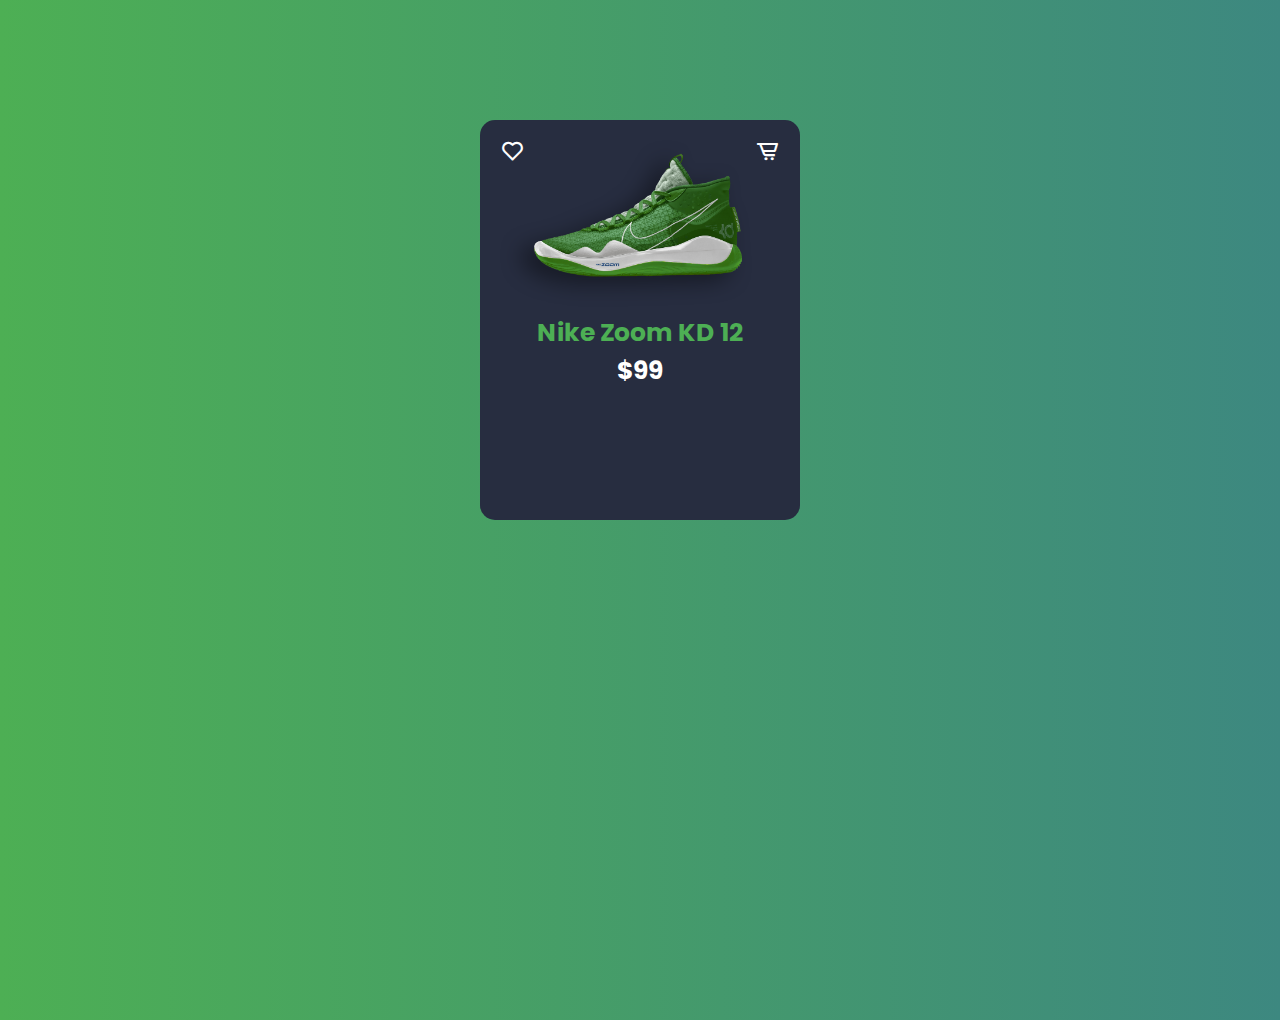
<file: Day-1/html/index.html>
<!DOCTYPE html>
<html lang="en">

<head>
    <meta charset="UTF-8">
    <meta http-equiv="X-UA-Compatible" content="IE=edge">
    <meta name="viewport" content="width=device-width, initial-scale=1.0">
    <link href='https://unpkg.com/boxicons@2.1.2/css/boxicons.min.css' rel='stylesheet'>
    <link rel="stylesheet" href="../css/style.css">
    <title>Product Card</title>
</head>

<body>
    <div class="card">
        <div class="card_heart">
            <i class='bx bx-heart'></i>
        </div>
        <div class="card_cart">
            <i class='bx bx-cart-alt'></i>
        </div>
        <div class="card_img">
            <img src="../Image/Nike Zoom KD 12.png" alt="Nike-Zoom-KD-12">
        </div>
        <div class="card_title">
            Nike Zoom KD 12
        </div>
        <div class="card_price">
            $99
        </div>
        <div class="card_size">
            <h3>Size: </h3>
            <span>6</span>
            <span>7</span>
            <span>8</span>
            <span>9</span>
        </div>
        <div class="card_color">
            <h3>Color: </h3>
            <span class="card_color_green"></span>
            <span class="card_color_red"></span>
            <span class="card_color_black"></span>
        </div>
        <div class="card_action">
            <button>Buy now</button>
            <button>Add cart</button>
        </div>
    </div>
</body>

</html>
</file>
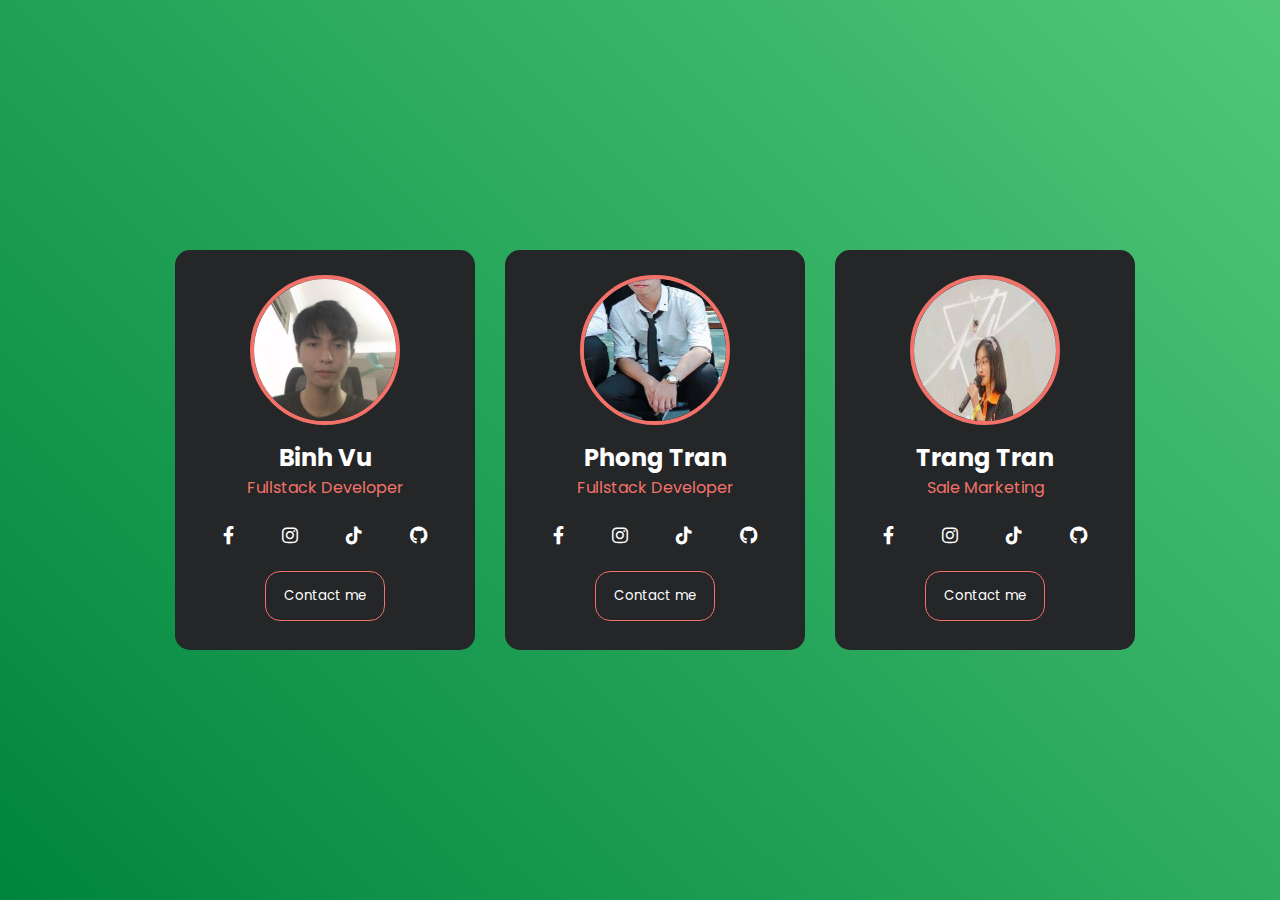
<file: Day-2/html/index.html>
<!DOCTYPE html>
<html lang="en">

<head>
    <meta charset="UTF-8">
    <meta http-equiv="X-UA-Compatible" content="IE=edge">
    <meta name="viewport" content="width=device-width, initial-scale=1.0">
    <link rel="stylesheet" href="../css//style.css">
    <link rel="stylesheet" href="../font-awesome/fontawesome-free-6.1.1-web/css/all.css">
    <title>Profile Card</title>
</head>

<body>
    <div class="card">
        <div class="card-avatar">
            <img src="../image/BinhVu.jpg" alt="avatar">
        </div>
        <h2>Binh Vu</h2>
        <p>Fullstack Developer</p>
        <div class="card-social">
            <a target="_blank" href="https://www.facebook.com/binhvu.311099">
                <i class="fa-brands fa-facebook-f"></i>
            </a>
            <a target="_blank" href="https://www.instagram.com/binhvus/">
                <i class="fa-brands fa-instagram"></i>
            </a>
            <a target="_blank" href="https://www.tiktok.com/@binhvu31099">
                <i class="fa-brands fa-tiktok"></i>
            </a>
            <a target="_blank" href="https://github.com/BKnightS99/">
                <i class="fa-brands fa-github"></i>
            </a>
        </div>
        <button>Contact me</button>
    </div>
    <div class="card">
        <div class="card-avatar">
            <img src="../image/PhongTran.jpg" alt="avatar">
        </div>
        <h2>Phong Tran</h2>
        <p>Fullstack Developer</p>
        <div class="card-social">
            <a target="_blank" href="https://www.facebook.com/phongtran.16699">
                <i class="fa-brands fa-facebook-f"></i>
            </a>
            <a target="_blank" href="https://www.instagram.com/phongtranss/">
                <i class="fa-brands fa-instagram"></i>
            </a>
            <a target="_blank" href="#">
                <i class="fa-brands fa-tiktok"></i>
            </a>
            <a target="_blank" href="#">
                <i class="fa-brands fa-github"></i>
            </a>
        </div>
        <button>Contact me</button>
    </div>
    <div class="card">
        <div class="card-avatar">
            <img src="../image/TrangTran.jpg" alt="avatar">
        </div>
        <h2>Trang Tran</h2>
        <p>Sale Marketing</p>
        <div class="card-social">
            <a target="_blank" href="https://www.facebook.com/nyjungkook97">
                <i class="fa-brands fa-facebook-f"></i>
            </a>
            <a target="_blank" href="#">
                <i class="fa-brands fa-instagram"></i>
            </a>
            <a target="_blank" href="#">
                <i class="fa-brands fa-tiktok"></i>
            </a>
            <a target="_blank" href="#">
                <i class="fa-brands fa-github"></i>
            </a>
        </div>
        <button>Contact me</button>
    </div>
</body>

</html>
</file>
<file: Day-1/css/style.css>
@import url('https://fonts.googleapis.com/css2?family=Poppins:ital,wght@0,100;0,200;0,300;0,400;0,500;0,600;0,700;0,800;0,900;1,100;1,200;1,300;1,400;1,500;1,600;1,700;1,800;1,900&display=swap');
:root {
    --primary-color: #4daf54;
    /* Setup biến màu */
}

* {
    /* Reset CSS */
    margin: 0;
    padding: 0;
    box-sizing: border-box;
}

body {
    height: 100vh;
    background: linear-gradient(to right, #4daf54, #3d8880);
    font-family: "Poppins";
    /* Phông chữ đã import ở line 1 */
}

.card {
    margin: 120px auto;
    width: 320px;
    height: 400px;
    background: #272d40;
    padding: 20px;
    border-radius: 15px;
    color: white;
    position: relative;
    /* Cha  */
}

.card_heart,
.card_cart {
    font-size: 25px;
    position: absolute;
    /* Con */
    left: 20px;
    top: 15px;
    cursor: pointer;
}

.card_cart {
    left: unset;
    right: 20px;
}

.card_img {
    width: 90%;
    transition: 0.5s;
}

.card_img img {
    width: 100%;
    height: 100%;
    object-fit: cover;
    /* Giữ ảnh full HD */
}

.card_title,
.card_price {
    font-size: 25px;
    font-weight: bold;
    text-align: center;
    transition: 0.5s;
    /* Hiệu ứng di chuyển mượt hơn  */
}

.card_title {
    color: var(--primary-color);
}

.card_color,
.card_size {
    display: flex;
    align-items: center;
    margin-bottom: 10px;
    cursor: pointer;
}

.card_size span {
    padding: 1px 10px;
    background: #dadada;
    color: black;
    border-radius: 5px;
    margin: 0 2px;
}

.card_color span {
    width: 15px;
    height: 15px;
    border-radius: 50%;
    margin: 0 5px;
}

.card_color_green {
    background: green;
}

.card_color_red {
    background: red;
}

.card_color_black {
    background: black;
}

.card_action button {
    background: var(--primary-color);
    border: none;
    outline: none;
    color: white;
    padding: 10px 20px;
    border-radius: 5px;
    font-weight: bold;
    margin-right: 10px;
    transition: 0.25s;
}

.card_action button:hover {
    transform: scale(0.9);
    /* Hiệu ứng thu nhỏ khi hover vào  */
    cursor: pointer;
}

.card:hover .card_img {
    transform: translateY(-90px) rotate(-20deg);
    /* Hiệu ứng di chuyển khi được hover vào */
}

.card:hover .card_title,
.card:hover .card_price {
    transform: translate(-38px, -72px);
}

.card:hover .card_price {
    transform: translate(-117px, -72px);
}

.card_size {
    margin-top: 150px;
}

.card_size,
.card_color,
.card_action {
    visibility: hidden;
    opacity: 0;
    transition: 0.5s;
    transition-delay: 0.3s;
}

.card:hover .card_size,
.card:hover .card_color,
.card:hover .card_action {
    visibility: visible;
    opacity: 100;
}

.card:hover .card_size {
    margin-top: -30px;
}
</file>
<file: Day-2/css/style.css>
@import url('https://fonts.googleapis.com/css2?family=Poppins:ital,wght@0,100;0,200;0,300;0,400;0,500;0,600;0,700;0,800;0,900;1,100;1,200;1,300;1,400;1,500;1,600;1,700;1,800;1,900&display=swap');
:root {
    --primary-color: #f2726a;
}

* {
    margin: 0;
    padding: 0;
    box-sizing: border-box;
    font-family: "Poppins";
}

body {
    height: 100vh;
    background: linear-gradient(45deg, #00853e, #50c878);
    display: flex;
    justify-content: center;
    align-items: center;
}

.card {
    width: 300px;
    height: 400px;
    background: #242628;
    text-align: center;
    border-radius: 15px;
    overflow: hidden;
    margin-left: 30px;
}

.card-avatar {
    width: 150px;
    height: 150px;
    margin: 25px auto;
    border-radius: 50%;
    border: 4px solid var(--primary-color);
    overflow: hidden;
    cursor: pointer;
    transition: 0.25s;
    margin-bottom: 15px;
}

.card-avatar img {
    width: 100%;
    height: 100%;
    object-fit: cover;
    object-position: center;
}

.card-avatar:hover {
    width: 100%;
    height: 100%;
    border-radius: unset;
    border: unset;
    overflow: unset;
    transform: translateY(-25px);
}

h2 {
    color: white;
    font-weight: bold;
}

p {
    color: var(--primary-color);
}

.card-social {
    color: white;
}

.card-social>a {
    text-decoration: none;
    color: white;
    margin: 22px;
    font-size: 18px;
    display: inline-block;
}

.card-social>a:hover {
    color: var(--primary-color);
    cursor: pointer;
}

button {
    width: 120px;
    height: 50px;
    border: 1px solid var(--primary-color);
    border-radius: inherit;
    background-color: transparent;
    color: white;
}

button:hover {
    background-color: var(--primary-color);
    cursor: pointer;
}
</file>
